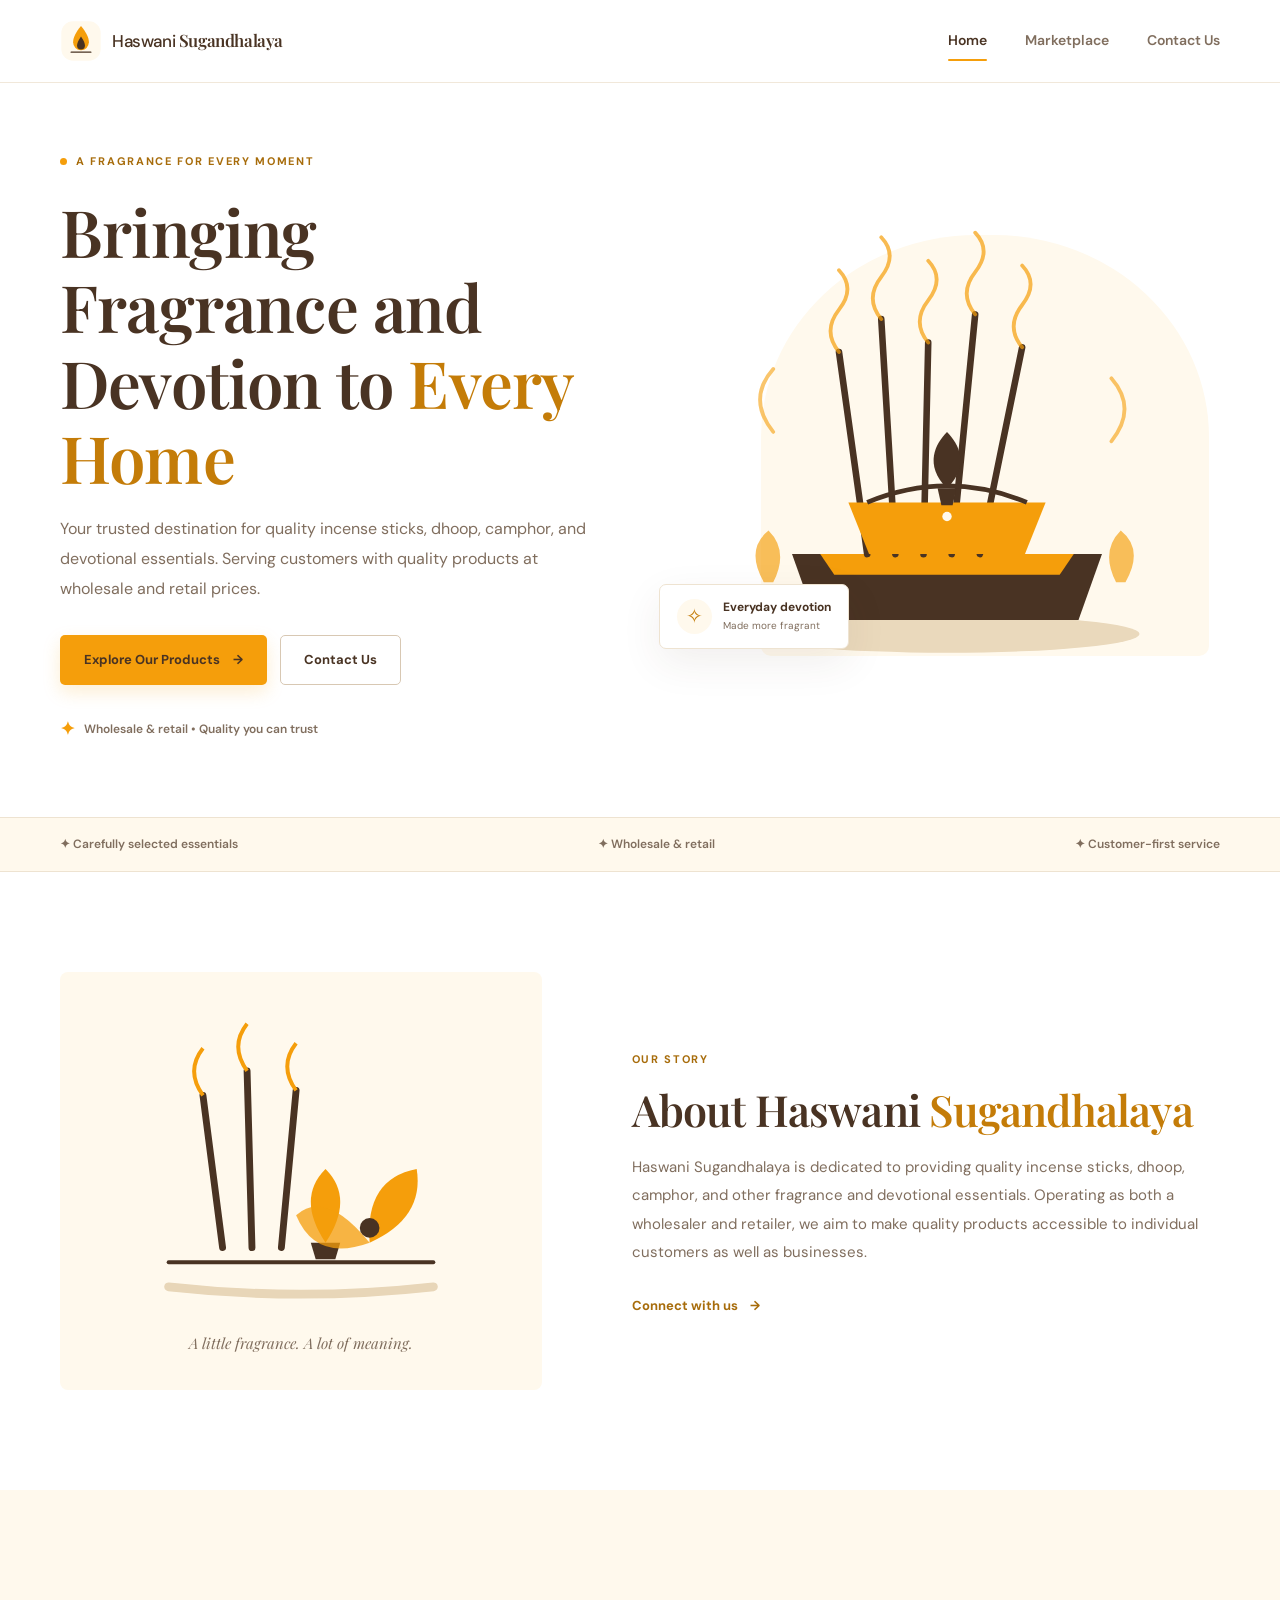
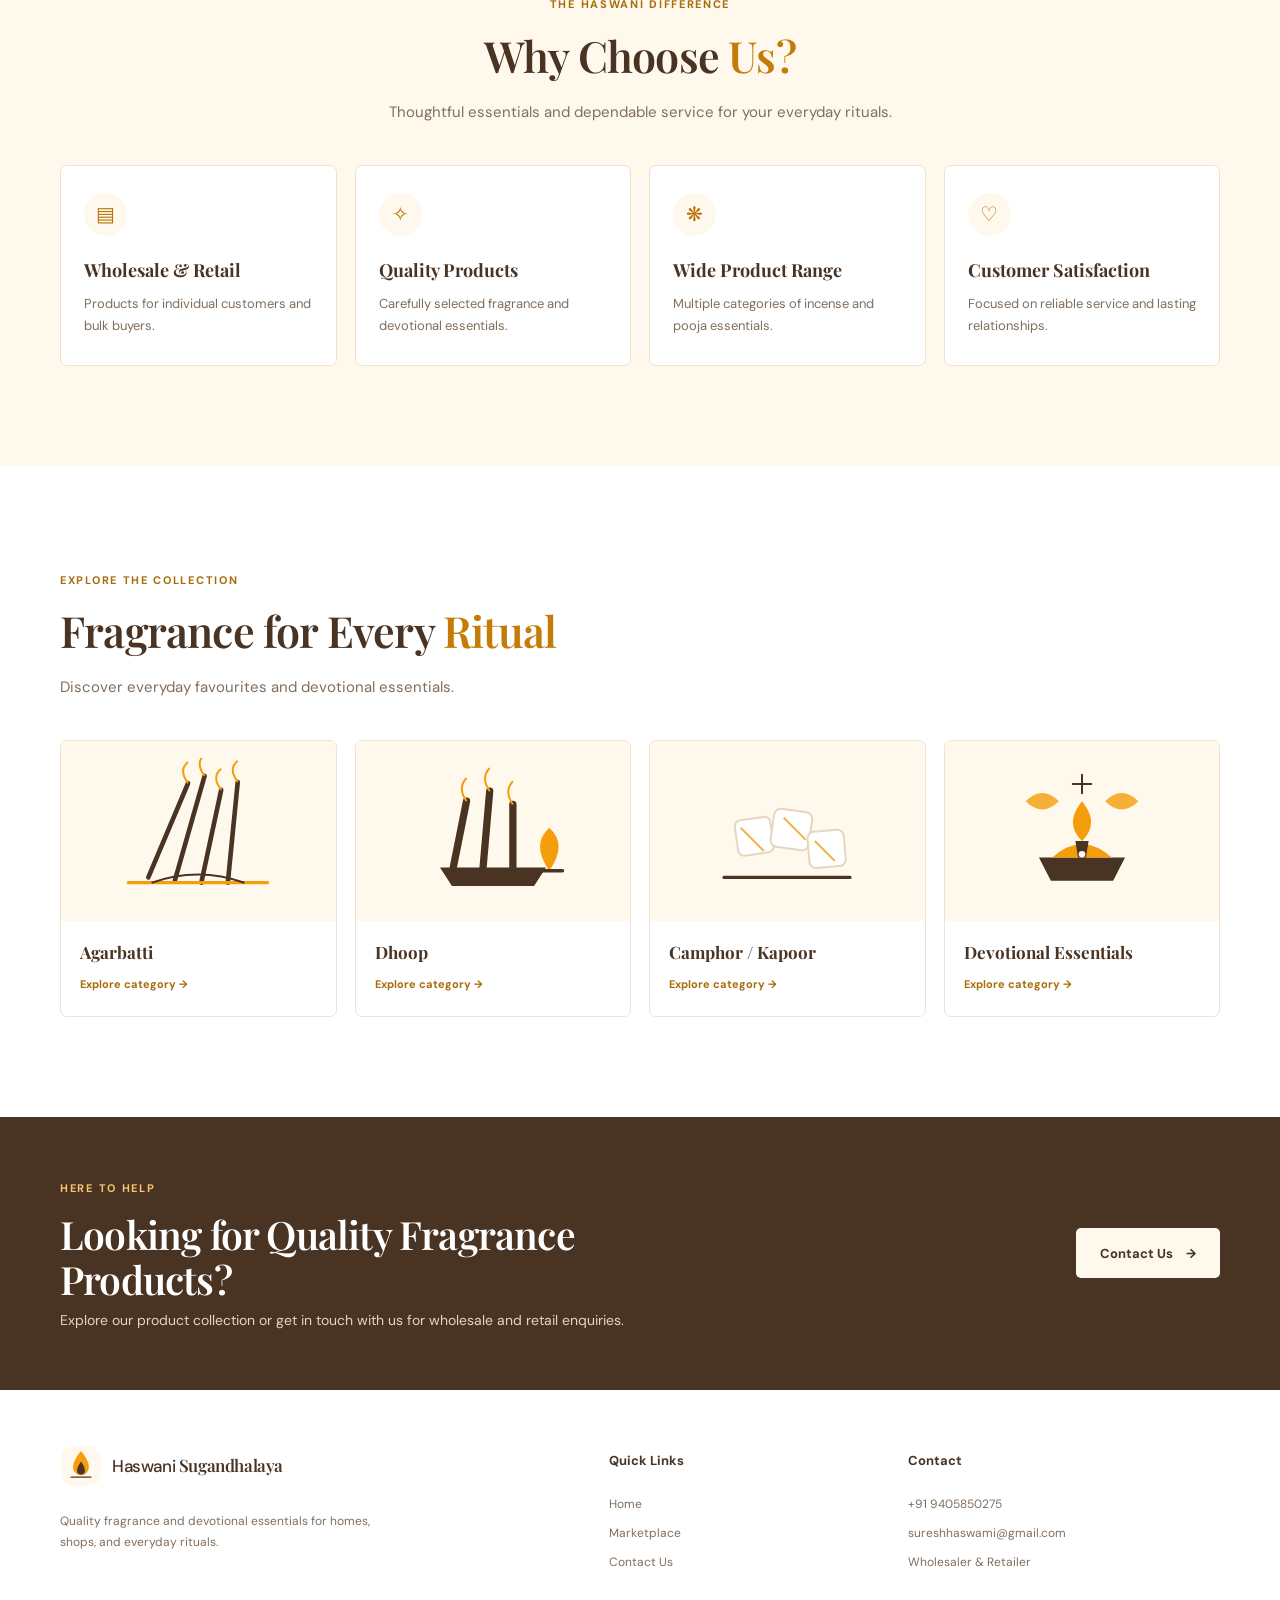
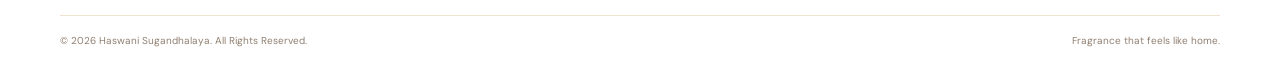
<file: index.html>
<!DOCTYPE html>
<html lang="en">
<head>
  <meta charset="UTF-8">
  <meta name="viewport" content="width=device-width, initial-scale=1.0">
  <meta name="description" content="Haswani Sugandhalaya — quality agarbatti, dhoop, camphor and devotional essentials at wholesale and retail prices.">
  <title>Haswani Sugandhalaya | Fragrance & Devotion</title>
  <link rel="icon" href="assets/brand-mark.svg" type="image/svg+xml">
  <link rel="stylesheet" href="styles.css">
  <script src="script.js" defer></script>
</head>
<body>
  <header class="site-header">
    <nav class="navbar container" aria-label="Main navigation">
      <a class="brand" href="index.html" aria-label="Haswani Sugandhalaya home">
        <img src="assets/brand-mark.svg" alt="" width="42" height="42">
        <span>Haswani <b>Sugandhalaya</b></span>
      </a>
      <button class="menu-toggle" aria-label="Open navigation menu" aria-expanded="false" aria-controls="primary-nav">
        <span></span><span></span><span></span>
      </button>
      <div class="nav-links" id="primary-nav">
        <a class="active" href="index.html">Home</a>
        <a href="marketplace.html">Marketplace</a>
        <a href="contact.html">Contact Us</a>
      </div>
    </nav>
  </header>

  <main>
    <section class="hero container">
      <div class="hero-copy">
        <span class="eyebrow"><span class="eyebrow-dot"></span> A fragrance for every moment</span>
        <h1>Bringing Fragrance and Devotion to <em>Every Home</em></h1>
        <p>Your trusted destination for quality incense sticks, dhoop, camphor, and devotional essentials. Serving customers with quality products at wholesale and retail prices.</p>
        <div class="hero-actions">
          <a class="btn btn-primary" href="marketplace.html">Explore Our Products <span aria-hidden="true">→</span></a>
          <a class="btn btn-outline" href="contact.html">Contact Us</a>
        </div>
        <div class="hero-note"><span class="note-icon">✦</span> Wholesale & retail • Quality you can trust</div>
      </div>
      <div class="hero-visual">
        <img src="assets/hero-fragrance.svg" alt="Illustration of incense sticks, dhoop and a brass diya surrounded by a warm fragrance motif">
        <div class="floating-tag"><span>✧</span><div><b>Everyday devotion</b><small>Made more fragrant</small></div></div>
      </div>
    </section>

    <section class="trust-strip">
      <div class="container trust-items">
        <span>✦ Carefully selected essentials</span><span>✦ Wholesale & retail</span><span>✦ Customer-first service</span>
      </div>
    </section>

    <section class="section container about-section">
      <div class="section-art">
        <img src="assets/about-fragrance.svg" alt="Decorative illustration of incense and a flower">
        <span class="art-caption">A little fragrance. A lot of meaning.</span>
      </div>
      <div class="section-copy">
        <span class="eyebrow">Our story</span>
        <h2>About Haswani <em>Sugandhalaya</em></h2>
        <p>Haswani Sugandhalaya is dedicated to providing quality incense sticks, dhoop, camphor, and other fragrance and devotional essentials. Operating as both a wholesaler and retailer, we aim to make quality products accessible to individual customers as well as businesses.</p>
        <a class="text-link" href="contact.html">Connect with us <span aria-hidden="true">→</span></a>
      </div>
    </section>

    <section class="section soft-section">
      <div class="container">
        <div class="section-heading centered">
          <span class="eyebrow">The Haswani difference</span>
          <h2>Why Choose <em>Us?</em></h2>
          <p>Thoughtful essentials and dependable service for your everyday rituals.</p>
        </div>
        <div class="feature-grid">
          <article class="feature-card"><span class="feature-icon">▤</span><h3>Wholesale & Retail</h3><p>Products for individual customers and bulk buyers.</p></article>
          <article class="feature-card"><span class="feature-icon">✧</span><h3>Quality Products</h3><p>Carefully selected fragrance and devotional essentials.</p></article>
          <article class="feature-card"><span class="feature-icon">❋</span><h3>Wide Product Range</h3><p>Multiple categories of incense and pooja essentials.</p></article>
          <article class="feature-card"><span class="feature-icon">♡</span><h3>Customer Satisfaction</h3><p>Focused on reliable service and lasting relationships.</p></article>
        </div>
      </div>
    </section>

    <section class="section container">
      <div class="section-heading">
        <span class="eyebrow">Explore the collection</span>
        <h2>Fragrance for Every <em>Ritual</em></h2>
        <p>Discover everyday favourites and devotional essentials.</p>
      </div>
      <div class="category-grid">
        <a class="category-card" href="marketplace.html?category=agarbatti"><img src="assets/agarbatti.svg" alt="Illustration of agarbatti incense sticks"><div><h3>Agarbatti</h3><span>Explore category →</span></div></a>
        <a class="category-card" href="marketplace.html?category=dhoop"><img src="assets/dhoop.svg" alt="Illustration of dhoop sticks and cones"><div><h3>Dhoop</h3><span>Explore category →</span></div></a>
        <a class="category-card" href="marketplace.html?category=camphor"><img src="assets/camphor.svg" alt="Illustration of camphor tablets"><div><h3>Camphor / Kapoor</h3><span>Explore category →</span></div></a>
        <a class="category-card" href="marketplace.html?category=other"><img src="assets/pooja.svg" alt="Illustration of devotional essentials"><div><h3>Devotional Essentials</h3><span>Explore category →</span></div></a>
      </div>
    </section>

    <section class="bottom-cta">
      <div class="container cta-inner">
        <div><span class="eyebrow">Here to help</span><h2>Looking for Quality Fragrance Products?</h2><p>Explore our product collection or get in touch with us for wholesale and retail enquiries.</p></div>
        <a class="btn btn-light" href="contact.html">Contact Us <span aria-hidden="true">→</span></a>
      </div>
    </section>
  </main>

  <footer class="site-footer">
    <div class="container footer-main">
      <div class="footer-brand"><a class="brand" href="index.html"><img src="assets/brand-mark.svg" alt="" width="42" height="42"><span>Haswani <b>Sugandhalaya</b></span></a><p>Quality fragrance and devotional essentials for homes, shops, and everyday rituals.</p></div>
      <div><h3>Quick Links</h3><a href="index.html">Home</a><a href="marketplace.html">Marketplace</a><a href="contact.html">Contact Us</a></div>
      <div><h3>Contact</h3><a href="tel:[ADD-PHONE-NUMBER]">[ADD PHONE NUMBER]</a><a href="mailto:[ADD-EMAIL-ADDRESS]">[ADD EMAIL ADDRESS]</a><span>Wholesaler & Retailer</span></div>
    </div>
    <div class="container footer-bottom"><span>© 2026 Haswani Sugandhalaya. All Rights Reserved.</span><span>Fragrance that feels like home.</span></div>
  </footer>
</body>
</html>
</file>
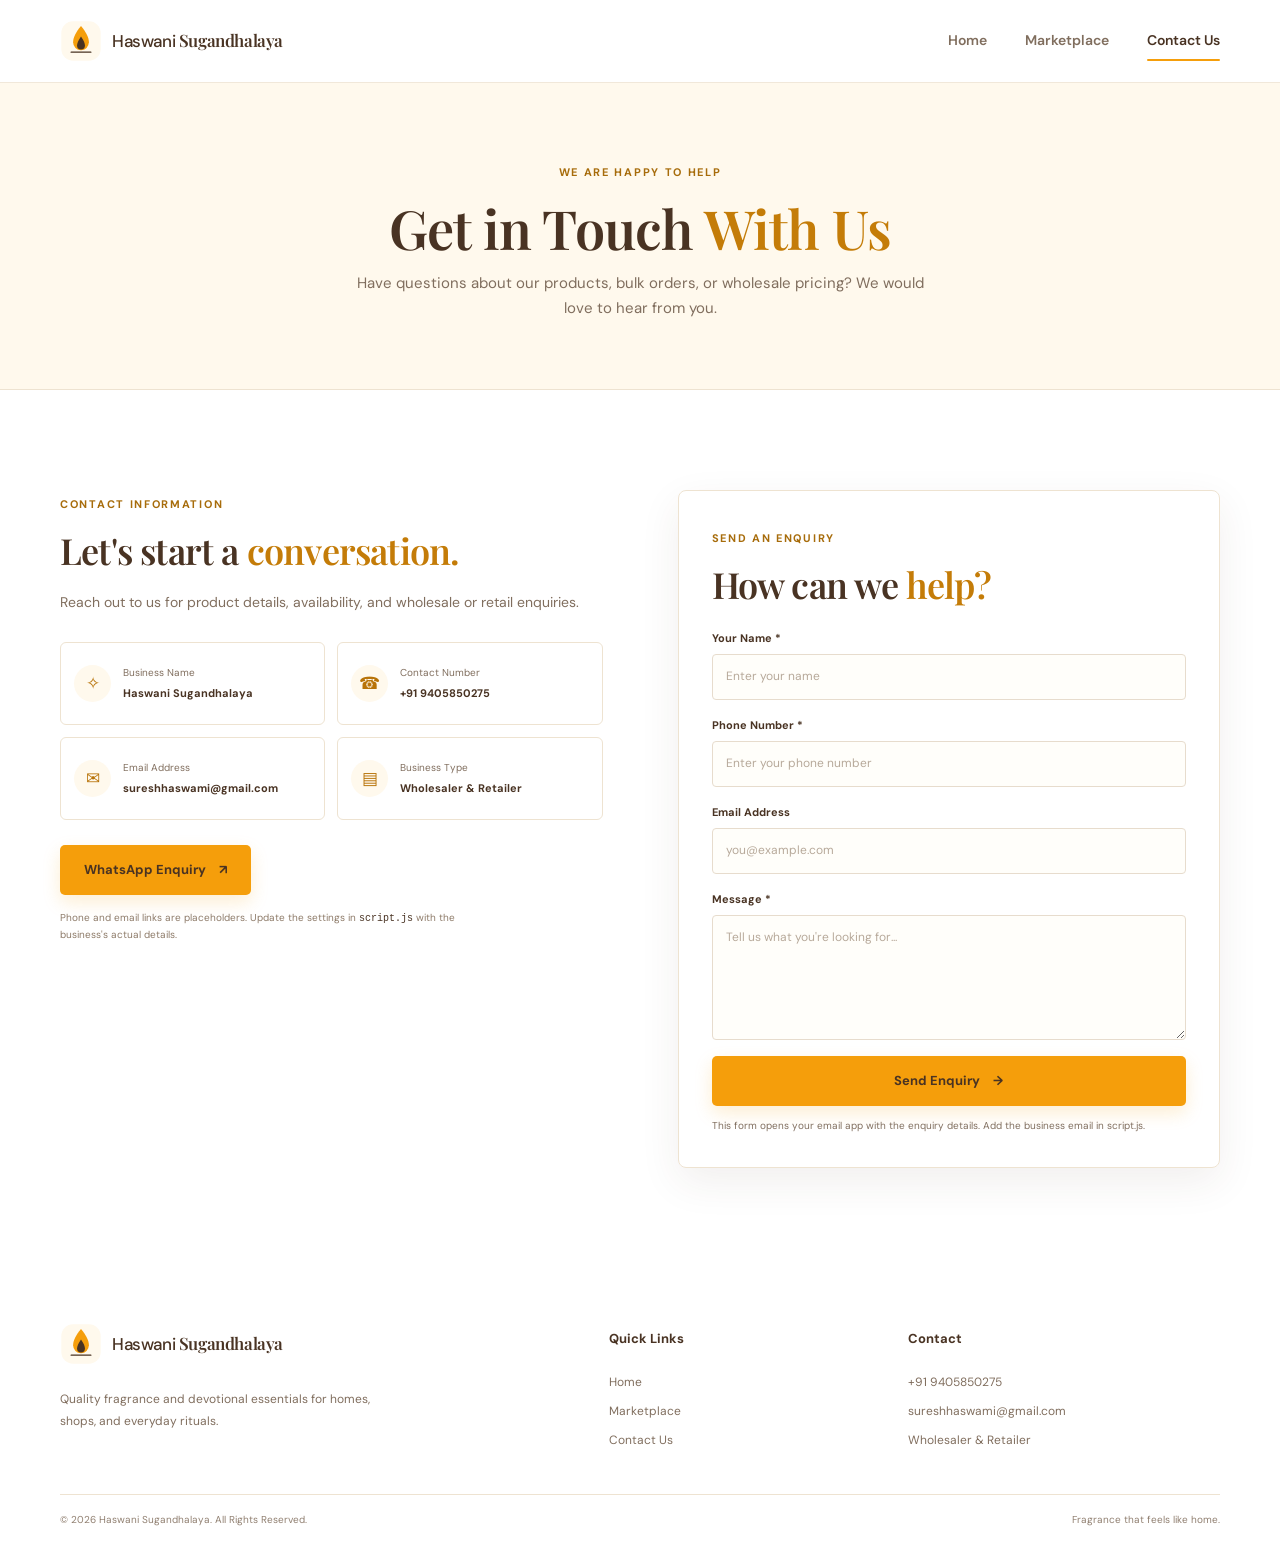
<file: contact.html>
<!DOCTYPE html>
<html lang="en">
<head>
  <meta charset="UTF-8"><meta name="viewport" content="width=device-width, initial-scale=1.0">
  <meta name="description" content="Contact Haswani Sugandhalaya for product, bulk order and wholesale enquiries.">
  <title>Contact Us | Haswani Sugandhalaya</title>
  <link rel="icon" href="assets/brand-mark.svg" type="image/svg+xml"><link rel="stylesheet" href="styles.css"><script src="script.js" defer></script>
</head>
<body>
  <header class="site-header"><nav class="navbar container" aria-label="Main navigation">
    <a class="brand" href="index.html"><img src="assets/brand-mark.svg" alt="" width="42" height="42"><span>Haswani <b>Sugandhalaya</b></span></a>
    <button class="menu-toggle" aria-label="Open navigation menu" aria-expanded="false" aria-controls="primary-nav"><span></span><span></span><span></span></button>
    <div class="nav-links" id="primary-nav"><a href="index.html">Home</a><a href="marketplace.html">Marketplace</a><a class="active" href="contact.html">Contact Us</a></div>
  </nav></header>
  <main>
    <section class="page-hero"><div class="container"><span class="eyebrow">We are happy to help</span><h1>Get in Touch <em>With Us</em></h1><p>Have questions about our products, bulk orders, or wholesale pricing? We would love to hear from you.</p></div></section>
    <section class="section container contact-layout">
      <div class="contact-details">
        <span class="eyebrow">Contact information</span><h2>Let's start a <em>conversation.</em></h2>
        <p class="muted">Reach out to us for product details, availability, and wholesale or retail enquiries.</p>
        <div class="contact-cards">
          <article class="contact-card"><span class="contact-icon">✧</span><div><small>Business Name</small><b>Haswani Sugandhalaya</b></div></article>
          <article class="contact-card"><span class="contact-icon">☎</span><div><small>Contact Number</small><a href="tel:[ADD-PHONE-NUMBER]">[ADD PHONE NUMBER]</a></div></article>
          <article class="contact-card"><span class="contact-icon">✉</span><div><small>Email Address</small><a href="mailto:[ADD-EMAIL-ADDRESS]">[ADD EMAIL ADDRESS]</a></div></article>
          <article class="contact-card"><span class="contact-icon">▤</span><div><small>Business Type</small><b>Wholesaler & Retailer</b></div></article>
        </div>
        <a class="btn btn-primary whatsapp-link" href="#" target="_blank" rel="noopener">WhatsApp Enquiry <span>↗</span></a>
        <p class="setup-hint">Phone and email links are placeholders. Update the settings in <code>script.js</code> with the business's actual details.</p>
      </div>
      <div class="form-panel">
        <span class="eyebrow">Send an enquiry</span><h2>How can we <em>help?</em></h2>
        <form id="contact-form">
          <div class="form-row"><label for="name">Your Name *</label><input id="name" name="name" type="text" placeholder="Enter your name" required minlength="2"></div>
          <div class="form-row"><label for="phone">Phone Number *</label><input id="phone" name="phone" type="tel" placeholder="Enter your phone number" required pattern="[0-9+() -]{7,20}"></div>
          <div class="form-row"><label for="email">Email Address</label><input id="email" name="email" type="email" placeholder="you@example.com"></div>
          <div class="form-row"><label for="message">Message *</label><textarea id="message" name="message" rows="5" placeholder="Tell us what you're looking for..." required minlength="5"></textarea></div>
          <button class="btn btn-primary submit-btn" type="submit">Send Enquiry <span>→</span></button>
          <p class="form-feedback" id="form-feedback" role="status" aria-live="polite">This form opens your email app with the enquiry details. Add the business email in script.js.</p>
        </form>
      </div>
    </section>
  </main>
  <footer class="site-footer"><div class="container footer-main">
    <div class="footer-brand"><a class="brand" href="index.html"><img src="assets/brand-mark.svg" alt="" width="42" height="42"><span>Haswani <b>Sugandhalaya</b></span></a><p>Quality fragrance and devotional essentials for homes, shops, and everyday rituals.</p></div>
    <div><h3>Quick Links</h3><a href="index.html">Home</a><a href="marketplace.html">Marketplace</a><a href="contact.html">Contact Us</a></div>
    <div><h3>Contact</h3><a href="tel:[ADD-PHONE-NUMBER]">[ADD PHONE NUMBER]</a><a href="mailto:[ADD-EMAIL-ADDRESS]">[ADD EMAIL ADDRESS]</a><span>Wholesaler & Retailer</span></div>
  </div><div class="container footer-bottom"><span>© 2026 Haswani Sugandhalaya. All Rights Reserved.</span><span>Fragrance that feels like home.</span></div></footer>
</body></html>
</file>
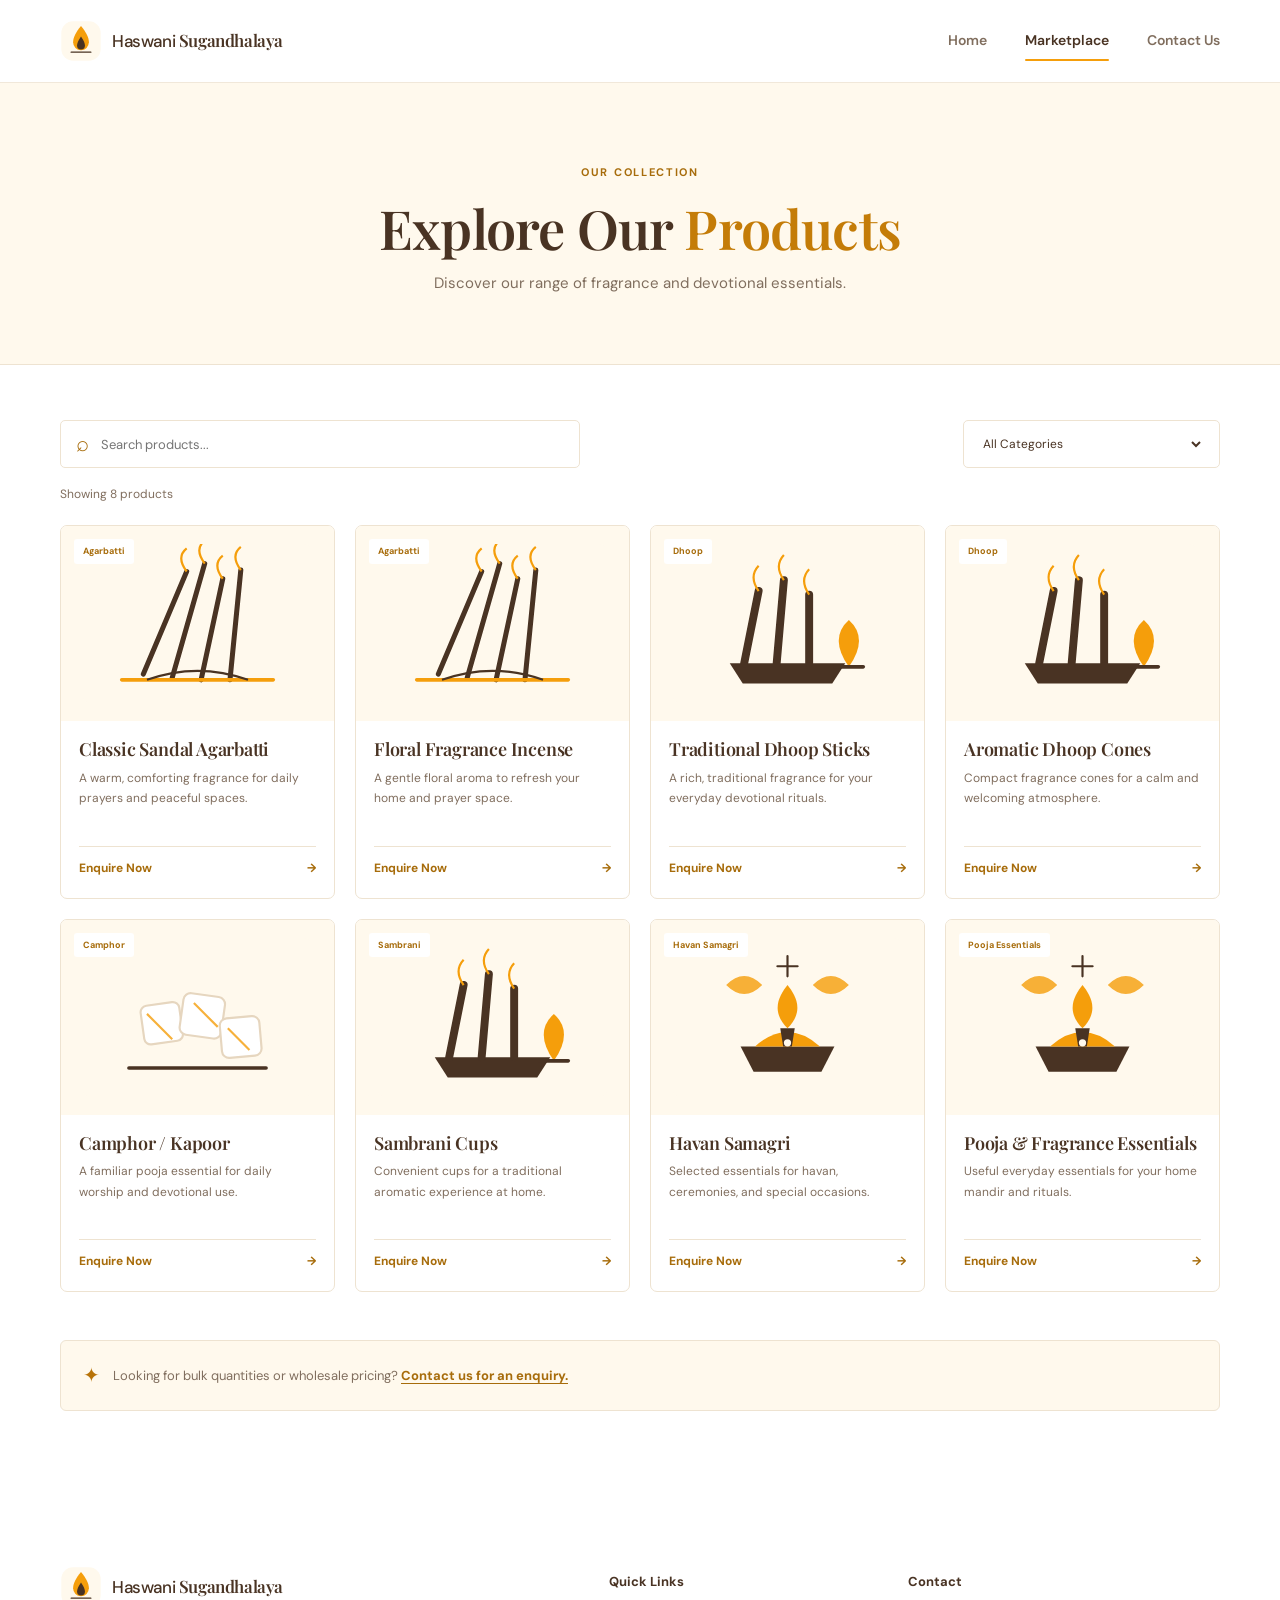
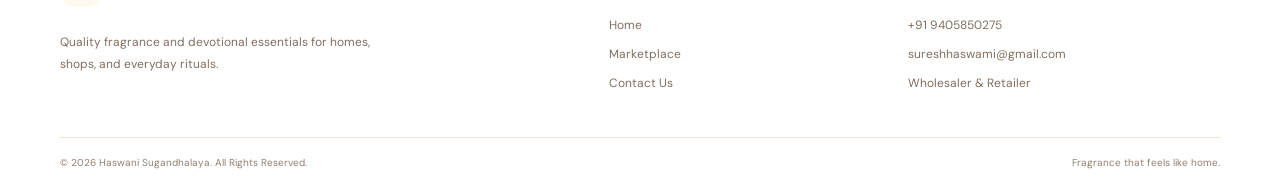
<file: marketplace.html>
<!DOCTYPE html>
<html lang="en">
<head>
  <meta charset="UTF-8"><meta name="viewport" content="width=device-width, initial-scale=1.0">
  <meta name="description" content="Explore agarbatti, dhoop, camphor, sambrani and pooja essentials from Haswani Sugandhalaya.">
  <title>Marketplace | Haswani Sugandhalaya</title>
  <link rel="icon" href="assets/brand-mark.svg" type="image/svg+xml"><link rel="stylesheet" href="styles.css"><script src="script.js" defer></script>
</head>
<body>
  <header class="site-header"><nav class="navbar container" aria-label="Main navigation">
    <a class="brand" href="index.html"><img src="assets/brand-mark.svg" alt="" width="42" height="42"><span>Haswani <b>Sugandhalaya</b></span></a>
    <button class="menu-toggle" aria-label="Open navigation menu" aria-expanded="false" aria-controls="primary-nav"><span></span><span></span><span></span></button>
    <div class="nav-links" id="primary-nav"><a href="index.html">Home</a><a class="active" href="marketplace.html">Marketplace</a><a href="contact.html">Contact Us</a></div>
  </nav></header>
  <main>
    <section class="page-hero"><div class="container"><span class="eyebrow">Our collection</span><h1>Explore Our <em>Products</em></h1><p>Discover our range of fragrance and devotional essentials.</p></div></section>
    <section class="section container marketplace-section">
      <div class="market-tools">
        <label class="search-wrap"><span aria-hidden="true">⌕</span><input id="product-search" type="search" placeholder="Search products..." aria-label="Search products"></label>
        <label class="filter-wrap"><span class="sr-only">Filter by category</span><select id="category-filter"><option value="all">All Categories</option><option value="agarbatti">Agarbatti / Incense Sticks</option><option value="dhoop">Dhoop Sticks & Cones</option><option value="camphor">Camphor / Kapoor</option><option value="sambrani">Sambrani Cups</option><option value="havan">Havan Samagri</option><option value="other">Other Pooja & Fragrance</option></select></label>
      </div>
      <p class="results-line" id="results-count" aria-live="polite">Showing all products</p>
      <div class="product-grid" id="product-grid">
        <article class="product-card" data-category="agarbatti" data-name="classic sandal agarbatti"><div class="product-image"><img src="assets/agarbatti.svg" alt="Classic sandal incense sticks" loading="lazy"><span class="product-category">Agarbatti</span></div><div class="product-info"><h2>Classic Sandal Agarbatti</h2><p>A warm, comforting fragrance for daily prayers and peaceful spaces.</p><a class="product-enquire" href="contact.html?product=Classic%20Sandal%20Agarbatti">Enquire Now <span>→</span></a></div></article>
        <article class="product-card" data-category="agarbatti" data-name="floral fragrance incense sticks"><div class="product-image"><img src="assets/agarbatti.svg" alt="Floral fragrance incense sticks" loading="lazy"><span class="product-category">Agarbatti</span></div><div class="product-info"><h2>Floral Fragrance Incense</h2><p>A gentle floral aroma to refresh your home and prayer space.</p><a class="product-enquire" href="contact.html?product=Floral%20Fragrance%20Incense">Enquire Now <span>→</span></a></div></article>
        <article class="product-card" data-category="dhoop" data-name="traditional dhoop sticks"><div class="product-image"><img src="assets/dhoop.svg" alt="Traditional dhoop sticks" loading="lazy"><span class="product-category">Dhoop</span></div><div class="product-info"><h2>Traditional Dhoop Sticks</h2><p>A rich, traditional fragrance for your everyday devotional rituals.</p><a class="product-enquire" href="contact.html?product=Traditional%20Dhoop%20Sticks">Enquire Now <span>→</span></a></div></article>
        <article class="product-card" data-category="dhoop" data-name="aromatic dhoop cones"><div class="product-image"><img src="assets/dhoop.svg" alt="Aromatic dhoop cones" loading="lazy"><span class="product-category">Dhoop</span></div><div class="product-info"><h2>Aromatic Dhoop Cones</h2><p>Compact fragrance cones for a calm and welcoming atmosphere.</p><a class="product-enquire" href="contact.html?product=Aromatic%20Dhoop%20Cones">Enquire Now <span>→</span></a></div></article>
        <article class="product-card" data-category="camphor" data-name="camphor kapoor tablets"><div class="product-image"><img src="assets/camphor.svg" alt="Camphor or kapoor tablets" loading="lazy"><span class="product-category">Camphor</span></div><div class="product-info"><h2>Camphor / Kapoor</h2><p>A familiar pooja essential for daily worship and devotional use.</p><a class="product-enquire" href="contact.html?product=Camphor%20%2F%20Kapoor">Enquire Now <span>→</span></a></div></article>
        <article class="product-card" data-category="sambrani" data-name="sambrani cups"><div class="product-image"><img src="assets/dhoop.svg" alt="Sambrani cups" loading="lazy"><span class="product-category">Sambrani</span></div><div class="product-info"><h2>Sambrani Cups</h2><p>Convenient cups for a traditional aromatic experience at home.</p><a class="product-enquire" href="contact.html?product=Sambrani%20Cups">Enquire Now <span>→</span></a></div></article>
        <article class="product-card" data-category="havan" data-name="havan samagri"><div class="product-image"><img src="assets/pooja.svg" alt="Havan samagri" loading="lazy"><span class="product-category">Havan Samagri</span></div><div class="product-info"><h2>Havan Samagri</h2><p>Selected essentials for havan, ceremonies, and special occasions.</p><a class="product-enquire" href="contact.html?product=Havan%20Samagri">Enquire Now <span>→</span></a></div></article>
        <article class="product-card" data-category="other" data-name="pooja fragrance essentials"><div class="product-image"><img src="assets/pooja.svg" alt="Pooja and fragrance essentials" loading="lazy"><span class="product-category">Pooja Essentials</span></div><div class="product-info"><h2>Pooja & Fragrance Essentials</h2><p>Useful everyday essentials for your home mandir and rituals.</p><a class="product-enquire" href="contact.html?product=Pooja%20%26%20Fragrance%20Essentials">Enquire Now <span>→</span></a></div></article>
      </div>
      <div class="empty-state" id="empty-state" hidden><span>⌕</span><h2>No products found</h2><p>Try another product name or category.</p></div>
      <div class="market-note"><span>✦</span><p>Looking for bulk quantities or wholesale pricing? <a href="contact.html">Contact us for an enquiry.</a></p></div>
    </section>
  </main>
  <footer class="site-footer"><div class="container footer-main">
    <div class="footer-brand"><a class="brand" href="index.html"><img src="assets/brand-mark.svg" alt="" width="42" height="42"><span>Haswani <b>Sugandhalaya</b></span></a><p>Quality fragrance and devotional essentials for homes, shops, and everyday rituals.</p></div>
    <div><h3>Quick Links</h3><a href="index.html">Home</a><a href="marketplace.html">Marketplace</a><a href="contact.html">Contact Us</a></div>
    <div><h3>Contact</h3><a href="tel:[ADD-PHONE-NUMBER]">[ADD PHONE NUMBER]</a><a href="mailto:[ADD-EMAIL-ADDRESS]">[ADD EMAIL ADDRESS]</a><span>Wholesaler & Retailer</span></div>
  </div><div class="container footer-bottom"><span>© 2026 Haswani Sugandhalaya. All Rights Reserved.</span><span>Fragrance that feels like home.</span></div></footer>
</body></html>
</file>
<file: styles.css>
@import url('https://fonts.googleapis.com/css2?family=DM+Sans:wght@400;500;600;700&family=Playfair+Display:wght@500;600;700&display=swap');

:root {
  --saffron: #F59E0B;
  --cream: #FFF9ED;
  --brown: #493323;
  --muted: #806e5e;
  --line: #eee3d1;
  --white: #fff;
  --shadow: 0 14px 40px rgba(73,51,35,.08);
}
* { box-sizing: border-box; }
html { scroll-behavior: smooth; }
body { margin: 0; color: var(--brown); background: var(--white); font-family: "DM Sans", Arial, sans-serif; line-height: 1.65; }
img { max-width: 100%; display: block; }
a { color: inherit; text-decoration: none; }
button, input, textarea, select { font: inherit; }
.container { width: min(1160px, calc(100% - 48px)); margin-inline: auto; }
.site-header { position: sticky; top: 0; z-index: 50; background: rgba(255,255,255,.96); border-bottom: 1px solid rgba(238,227,209,.8); backdrop-filter: blur(12px); }
.navbar { min-height: 82px; display: flex; align-items: center; justify-content: space-between; gap: 24px; }
.brand { display: inline-flex; align-items: center; gap: 10px; font-size: 17px; font-weight: 500; letter-spacing: -.4px; white-space: nowrap; }
.brand img { width: 42px; height: 42px; }
.brand b { font-family: "Playfair Display", Georgia, serif; font-weight: 600; }
.nav-links { display: flex; align-items: center; gap: 38px; }
.nav-links a { position: relative; padding: 9px 0; color: var(--muted); font-size: 14px; font-weight: 600; transition: color .2s; }
.nav-links a:hover, .nav-links a.active { color: var(--brown); }
.nav-links a.active::after { content: ""; position: absolute; height: 2px; left: 0; right: 0; bottom: 1px; background: var(--saffron); border-radius: 4px; }
.menu-toggle { display: none; border: 0; background: transparent; padding: 9px; cursor: pointer; }
.menu-toggle span { display: block; width: 23px; height: 2px; background: var(--brown); margin: 5px 0; border-radius: 2px; }
.hero { min-height: 610px; display: grid; grid-template-columns: 1.02fr .98fr; align-items: center; gap: 46px; padding-block: 64px 72px; }
.hero-copy { max-width: 570px; }
.eyebrow { display: inline-flex; align-items: center; gap: 9px; color: #a76c0b; text-transform: uppercase; font-size: 11px; letter-spacing: 1.7px; font-weight: 700; }
.eyebrow-dot { width: 7px; height: 7px; border-radius: 50%; background: var(--saffron); }
h1, h2, h3, p { margin-top: 0; }
h1, h2 { font-family: "Playfair Display", Georgia, serif; font-weight: 600; letter-spacing: -.8px; line-height: 1.15; }
h1 { margin: 20px 0; font-size: clamp(42px, 5.1vw, 66px); }
h1 em, h2 em { color: #c47c08; font-style: normal; }
.hero-copy > p { max-width: 530px; color: var(--muted); font-size: 16px; line-height: 1.9; }
.hero-actions { display: flex; flex-wrap: wrap; gap: 13px; margin-top: 30px; }
.btn { display: inline-flex; min-height: 50px; align-items: center; justify-content: center; gap: 13px; padding: 0 23px; border: 1px solid transparent; border-radius: 5px; font-size: 13px; font-weight: 700; transition: transform .2s, background .2s, box-shadow .2s; cursor: pointer; }
.btn:hover { transform: translateY(-2px); }
.btn-primary { background: var(--saffron); color: var(--brown); box-shadow: 0 7px 18px rgba(245,158,11,.18); }
.btn-primary:hover { background: #e99305; }
.btn-outline { border-color: #d8c8b3; background: white; }
.btn-outline:hover { background: var(--cream); }
.btn-light { background: var(--cream); color: var(--brown); }
.hero-note { display: flex; align-items: center; gap: 9px; margin-top: 30px; color: var(--muted); font-size: 12px; font-weight: 600; }
.note-icon { color: var(--saffron); font-size: 18px; }
.hero-visual { position: relative; padding: 10px; }
.hero-visual::before { content: ""; position: absolute; width: 82%; height: 86%; right: 2%; top: 7%; background: var(--cream); border-radius: 48% 48% 10px 10px; z-index: -1; }
.hero-visual > img { width: 100%; max-height: 490px; object-fit: contain; }
.floating-tag { position: absolute; left: -15px; bottom: 42px; display: flex; align-items: center; gap: 11px; padding: 13px 17px; background: white; border: 1px solid var(--line); border-radius: 7px; box-shadow: var(--shadow); }
.floating-tag > span { display: grid; place-items: center; width: 35px; height: 35px; border-radius: 50%; background: var(--cream); color: #c47c08; font-size: 20px; }
.floating-tag b, .floating-tag small { display: block; }
.floating-tag b { font-size: 12px; }
.floating-tag small { color: var(--muted); font-size: 10px; }
.trust-strip { background: var(--cream); border-block: 1px solid var(--line); }
.trust-items { display: flex; justify-content: space-between; gap: 20px; padding-block: 17px; color: #806e5e; font-size: 12px; font-weight: 600; }
.section { padding-block: 100px; }
.about-section { display: grid; grid-template-columns: .9fr 1.1fr; gap: 90px; align-items: center; }
.section-art { position: relative; background: var(--cream); border-radius: 8px; padding: 35px; }
.section-art img { width: 100%; max-height: 360px; object-fit: contain; }
.art-caption { display: block; text-align: center; color: var(--muted); font-family: "Playfair Display", Georgia, serif; font-size: 15px; font-style: italic; }
.section-copy h2, .section-heading h2, .contact-details h2, .form-panel h2 { margin: 14px 0 18px; font-size: clamp(32px, 3.5vw, 43px); }
.section-copy p, .section-heading > p { color: var(--muted); font-size: 15px; line-height: 1.9; }
.text-link { display: inline-flex; gap: 12px; margin-top: 13px; color: #a76c0b; font-size: 13px; font-weight: 700; }
.soft-section { background: var(--cream); }
.section-heading { margin-bottom: 38px; }
.section-heading.centered { text-align: center; max-width: 620px; margin-inline: auto; }
.section-heading > p { margin-bottom: 0; }
.feature-grid { display: grid; grid-template-columns: repeat(4, 1fr); gap: 18px; }
.feature-card { padding: 27px 23px; background: white; border: 1px solid var(--line); border-radius: 7px; transition: transform .2s, box-shadow .2s; }
.feature-card:hover, .category-card:hover, .product-card:hover { transform: translateY(-4px); box-shadow: var(--shadow); }
.feature-icon { display: grid; place-items: center; width: 43px; height: 43px; margin-bottom: 20px; border-radius: 50%; background: var(--cream); color: #b87308; font-size: 20px; }
.feature-card h3 { margin-bottom: 8px; font-family: "Playfair Display", Georgia, serif; font-size: 18px; }
.feature-card p { margin-bottom: 0; color: var(--muted); font-size: 13px; line-height: 1.7; }
.category-grid { display: grid; grid-template-columns: repeat(4, 1fr); gap: 18px; }
.category-card { overflow: hidden; border: 1px solid var(--line); border-radius: 7px; background: white; transition: transform .2s, box-shadow .2s; }
.category-card img { width: 100%; height: 180px; padding: 17px; object-fit: contain; background: var(--cream); }
.category-card div { padding: 17px 19px 20px; }
.category-card h3 { margin-bottom: 4px; font-family: "Playfair Display", Georgia, serif; font-size: 17px; }
.category-card span { color: #a76c0b; font-size: 11px; font-weight: 700; }
.bottom-cta { padding-block: 57px; background: var(--brown); color: white; }
.cta-inner { display: flex; align-items: center; justify-content: space-between; gap: 40px; }
.cta-inner .eyebrow { color: #f8c56c; }
.cta-inner h2 { max-width: 640px; margin: 11px 0 8px; font-size: clamp(27px, 3.2vw, 39px); }
.cta-inner p { margin-bottom: 0; color: #e2d5c8; font-size: 14px; }
.cta-inner .btn { flex-shrink: 0; }
.site-footer { background: #fff; }
.footer-main { display: grid; grid-template-columns: 1.5fr .7fr 1fr; gap: 80px; padding-block: 55px 43px; }
.footer-brand p { max-width: 310px; margin: 16px 0 0; color: var(--muted); font-size: 12px; line-height: 1.8; }
.footer-main h3 { margin: 5px 0 15px; font-size: 13px; }
.footer-main > div:not(:first-child) { display: flex; flex-direction: column; align-items: flex-start; gap: 9px; }
.footer-main > div:not(:first-child) a, .footer-main > div:not(:first-child) span { color: var(--muted); font-size: 12px; }
.footer-main a:hover { color: #a76c0b; }
.footer-bottom { display: flex; justify-content: space-between; gap: 20px; padding-block: 17px; border-top: 1px solid var(--line); color: #907f70; font-size: 10px; }
.page-hero { padding-block: 75px 68px; text-align: center; background: var(--cream); border-bottom: 1px solid var(--line); }
.page-hero h1 { margin: 13px 0 12px; font-size: clamp(39px, 5vw, 54px); }
.page-hero p { max-width: 590px; margin: auto; color: var(--muted); font-size: 15px; }
.marketplace-section { padding-top: 55px; }
.market-tools { display: flex; justify-content: space-between; gap: 15px; margin-bottom: 17px; }
.search-wrap, .filter-wrap { display: flex; align-items: center; gap: 10px; min-height: 48px; padding: 0 15px; border: 1px solid var(--line); border-radius: 5px; background: white; }
.search-wrap { flex: 1; max-width: 520px; color: #a76c0b; font-size: 22px; }
.search-wrap input { width: 100%; border: 0; outline: 0; color: var(--brown); font-size: 13px; }
.filter-wrap select { min-width: 225px; border: 0; outline: 0; background: transparent; color: var(--brown); font-size: 12px; cursor: pointer; }
.results-line { margin-bottom: 20px; color: var(--muted); font-size: 12px; }
.product-grid { display: grid; grid-template-columns: repeat(4, 1fr); gap: 20px; }
.product-card { overflow: hidden; border: 1px solid var(--line); border-radius: 7px; background: white; transition: transform .2s, box-shadow .2s; }
.product-card[hidden] { display: none; }
.product-image { position: relative; background: var(--cream); }
.product-image img { width: 100%; height: 195px; padding: 18px; object-fit: contain; }
.product-category { position: absolute; left: 13px; top: 13px; padding: 5px 9px; border-radius: 3px; background: white; color: #a76c0b; font-size: 9px; font-weight: 700; }
.product-info { padding: 18px 18px 19px; }
.product-info h2 { margin-bottom: 8px; font-family: "Playfair Display", Georgia, serif; font-size: 18px; letter-spacing: -.2px; }
.product-info p { min-height: 62px; margin-bottom: 16px; color: var(--muted); font-size: 12px; line-height: 1.7; }
.product-enquire { display: flex; justify-content: space-between; padding-top: 12px; border-top: 1px solid var(--line); color: #a76c0b; font-size: 12px; font-weight: 700; }
.empty-state { padding: 55px 20px; text-align: center; color: var(--muted); }
.empty-state > span { color: var(--saffron); font-size: 35px; }
.empty-state h2 { margin: 8px 0; color: var(--brown); font-size: 25px; }
.empty-state p { margin: 0; font-size: 13px; }
.market-note { display: flex; align-items: center; gap: 13px; margin-top: 48px; padding: 18px 22px; background: var(--cream); border: 1px solid var(--line); border-radius: 6px; }
.market-note > span { color: #b87308; font-size: 20px; }
.market-note p { margin: 0; color: var(--muted); font-size: 13px; }
.market-note a { color: #a76c0b; font-weight: 700; text-decoration: underline; text-underline-offset: 3px; }
.contact-layout { display: grid; grid-template-columns: 1fr 1fr; gap: 75px; align-items: start; }
.contact-details h2, .form-panel h2 { font-size: 36px; }
.muted { color: var(--muted); font-size: 14px; line-height: 1.8; }
.contact-cards { display: grid; grid-template-columns: 1fr 1fr; gap: 12px; margin-block: 27px 22px; }
.contact-card { display: flex; align-items: center; gap: 12px; min-height: 83px; padding: 13px; border: 1px solid var(--line); border-radius: 6px; }
.contact-icon { display: grid; flex-shrink: 0; place-items: center; width: 37px; height: 37px; border-radius: 50%; background: var(--cream); color: #b87308; font-size: 17px; }
.contact-card small, .contact-card b, .contact-card a { display: block; }
.contact-card small { margin-bottom: 3px; color: var(--muted); font-size: 10px; }
.contact-card b, .contact-card a { overflow-wrap: anywhere; font-size: 11px; font-weight: 700; }
.contact-card a:hover { color: #a76c0b; }
.whatsapp-link { margin-top: 3px; }
.setup-hint { max-width: 430px; margin-top: 15px; color: #8d7a68; font-size: 10px; }
.setup-hint code { color: var(--brown); }
.form-panel { padding: 33px; border: 1px solid var(--line); border-radius: 8px; box-shadow: var(--shadow); }
.form-panel h2 { margin-bottom: 23px; }
.form-row { margin-bottom: 16px; }
.form-row label { display: block; margin-bottom: 7px; font-size: 11px; font-weight: 700; }
.form-row input, .form-row textarea { display: block; width: 100%; padding: 12px 13px; border: 1px solid #e7dccd; border-radius: 4px; outline: none; background: #fffefa; color: var(--brown); font-size: 12px; resize: vertical; }
.form-row input:focus, .form-row textarea:focus { border-color: var(--saffron); box-shadow: 0 0 0 3px rgba(245,158,11,.12); }
.form-row input::placeholder, .form-row textarea::placeholder { color: #b7a99a; }
.submit-btn { width: 100%; }
.form-feedback { margin: 12px 0 0; color: var(--muted); font-size: 10px; line-height: 1.6; }
.sr-only { position: absolute; width: 1px; height: 1px; padding: 0; margin: -1px; overflow: hidden; clip: rect(0,0,0,0); white-space: nowrap; border: 0; }

@media (max-width: 950px) {
  .hero { gap: 20px; min-height: 540px; }
  .about-section { gap: 45px; }
  .feature-grid, .category-grid, .product-grid { grid-template-columns: repeat(2, 1fr); }
  .footer-main { gap: 35px; }
  .contact-layout { gap: 35px; }
}
@media (max-width: 680px) {
  .container { width: min(100% - 34px, 540px); }
  .navbar { min-height: 70px; }
  .brand { font-size: 14px; gap: 7px; }
  .brand img { width: 36px; height: 36px; }
  .menu-toggle { display: block; }
  .nav-links { display: none; position: absolute; top: 69px; left: 0; right: 0; padding: 10px 24px 20px; background: white; border-bottom: 1px solid var(--line); box-shadow: 0 14px 20px rgba(73,51,35,.07); }
  .nav-links.open { display: flex; flex-direction: column; align-items: stretch; gap: 5px; }
  .nav-links a { padding: 11px 0; }
  .nav-links a.active::after { right: auto; width: 28px; }
  .hero { grid-template-columns: 1fr; gap: 10px; padding-block: 56px 45px; }
  .hero-copy { order: 1; }
  .hero-visual { order: 2; width: 100%; max-width: 450px; margin: auto; }
  .hero-visual > img { max-height: 350px; }
  .floating-tag { left: 0; bottom: 24px; }
  h1 { font-size: clamp(39px, 11vw, 54px); }
  .hero-copy > p { font-size: 14px; }
  .trust-items { flex-direction: column; gap: 8px; padding-block: 15px; font-size: 11px; }
  .section { padding-block: 68px; }
  .about-section { grid-template-columns: 1fr; gap: 35px; }
  .section-art { max-width: 440px; margin: auto; padding: 22px; }
  .feature-grid, .category-grid, .product-grid { grid-template-columns: 1fr 1fr; gap: 12px; }
  .feature-card { padding: 19px 15px; }
  .feature-card h3 { font-size: 16px; }
  .feature-card p { font-size: 11px; }
  .category-card img { height: 135px; padding: 10px; }
  .category-card div { padding: 13px; }
  .category-card h3 { font-size: 14px; }
  .category-card span { font-size: 9px; }
  .cta-inner { align-items: flex-start; flex-direction: column; gap: 22px; }
  .footer-main { grid-template-columns: 1fr 1fr; gap: 30px 20px; padding-block: 42px 30px; }
  .footer-brand { grid-column: 1 / -1; }
  .footer-bottom { flex-direction: column; gap: 5px; }
  .page-hero { padding-block: 57px 48px; }
  .page-hero p { font-size: 13px; }
  .marketplace-section { padding-top: 35px; }
  .market-tools { flex-direction: column; }
  .search-wrap { max-width: none; }
  .filter-wrap select { width: 100%; min-height: 44px; }
  .product-image img { height: 145px; padding: 10px; }
  .product-info { padding: 13px; }
  .product-info h2 { font-size: 15px; }
  .product-info p { min-height: 82px; font-size: 10px; }
  .product-category { left: 8px; top: 8px; font-size: 8px; }
  .product-enquire { font-size: 10px; }
  .contact-layout { grid-template-columns: 1fr; gap: 35px; }
  .contact-cards { gap: 9px; }
  .contact-card { padding: 10px; gap: 8px; }
  .contact-card b, .contact-card a { font-size: 10px; }
  .form-panel { padding: 23px 18px; }
}
@media (max-width: 380px) {
  .feature-grid, .category-grid, .product-grid { grid-template-columns: 1fr; }
  .category-card img { height: 180px; }
  .product-image img { height: 190px; }
  .contact-cards { grid-template-columns: 1fr; }
  .hero-actions { flex-direction: column; align-items: stretch; }
}
</file>
